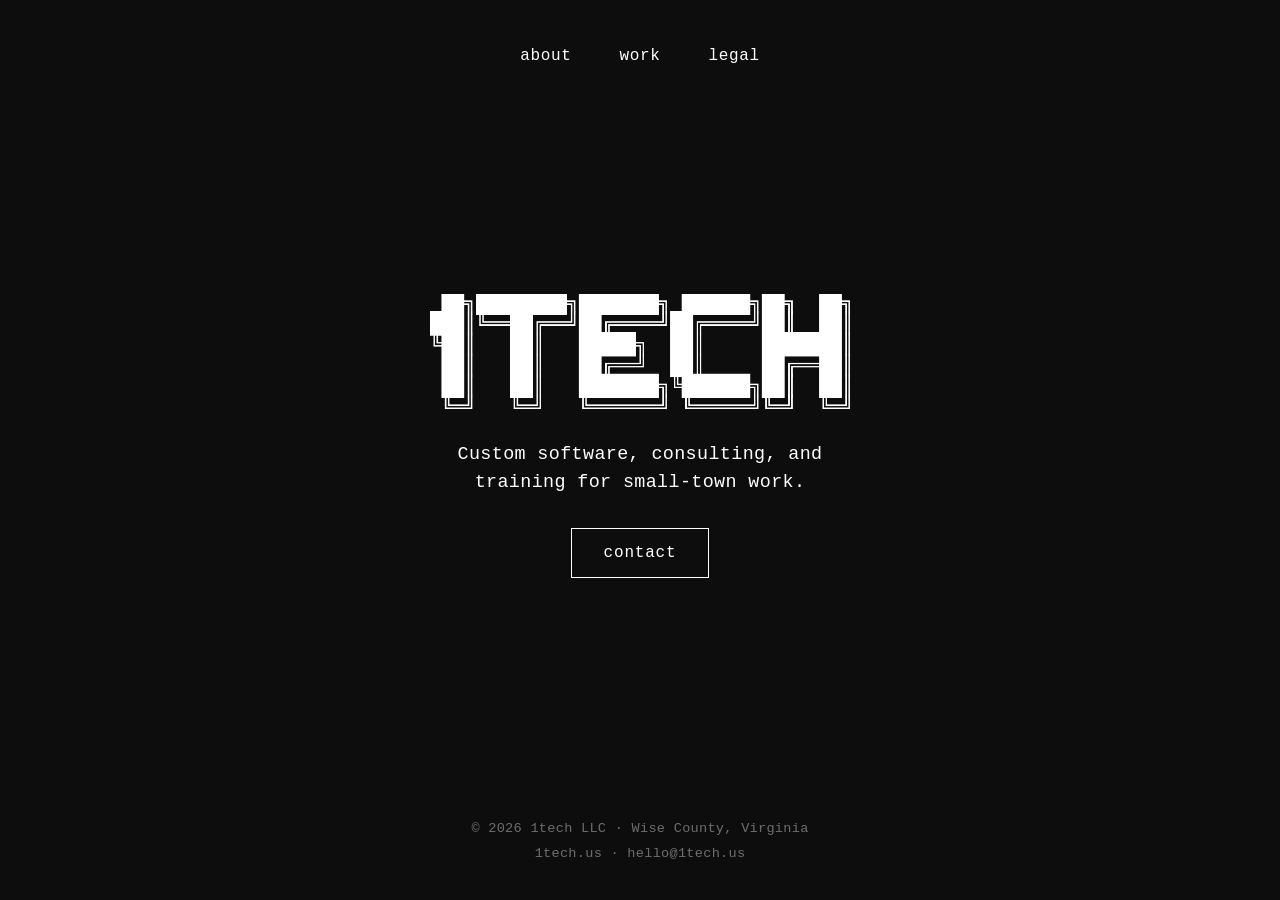
<file: index.html>
<!DOCTYPE html>
<html lang="en">
<head>
  <meta charset="utf-8">
  <meta name="viewport" content="width=device-width, initial-scale=1">
  <title>1tech — Custom software, consulting, and training for small-town work</title>
  <link rel="stylesheet" href="style.css">
</head>
<body>

  <nav class="site-nav" aria-label="primary">
    <a href="about.html">about</a>
    <a href="work.html">work</a>
    <a href="legal/">legal</a>
  </nav>

  <main class="hero">
    <div class="wordmark-group">
      <a class="wordmark-home" href="./" aria-label="home">
<img class="wordmark" src="wordmark.png" alt="1tech" width="1615" height="442">
      </a>
      <p class="tagline">Custom software, consulting, and training for small-town work.</p>
    </div>

    <a class="cta" href="contact.html">contact</a>
  </main>

  <footer class="site-footer">
    <p>&copy; 2026 1tech LLC &middot; Wise County, Virginia</p>
    <p>1tech.us &middot; hello@1tech.us</p>
  </footer>

</body>
</html>
</file>
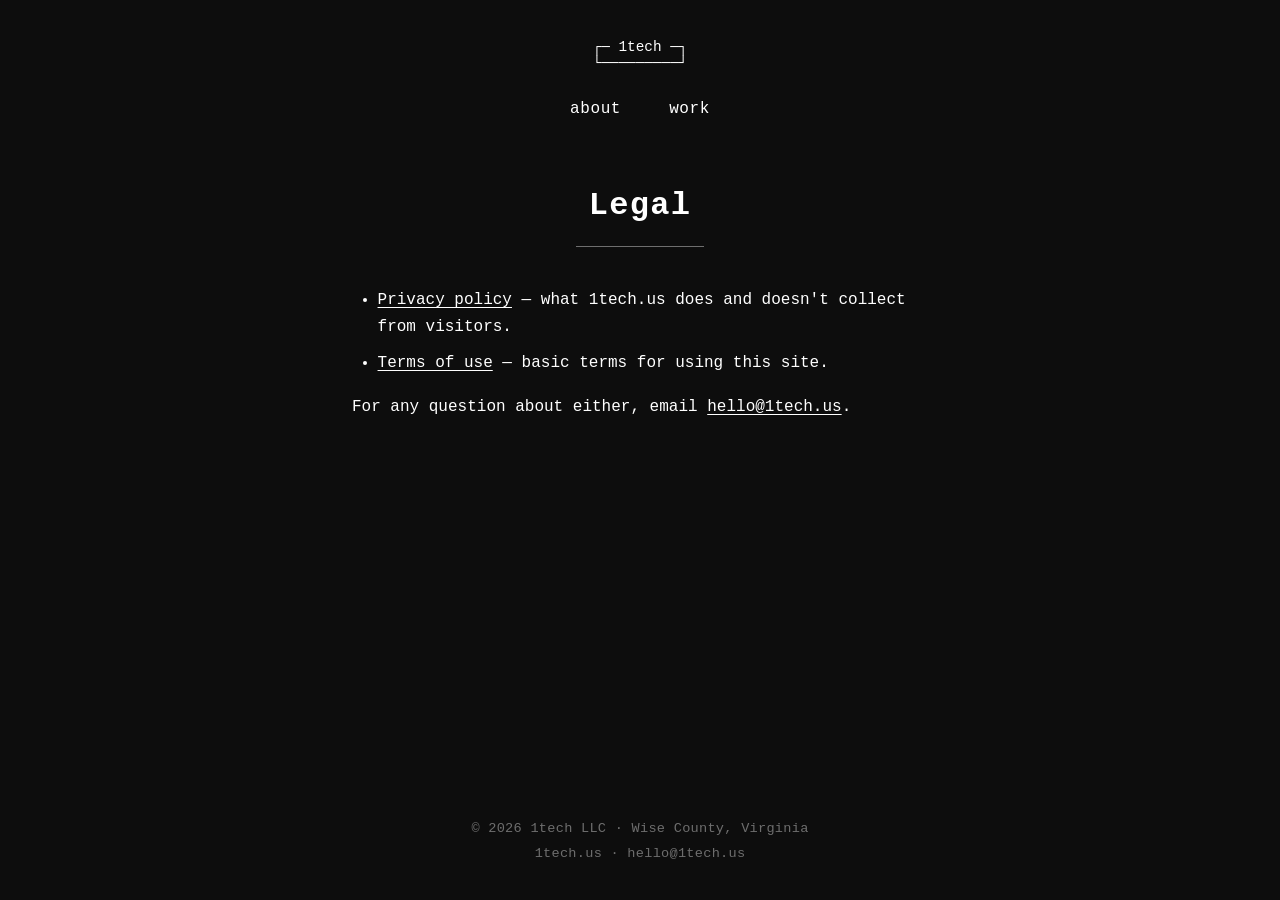
<file: legal/index.html>
<!DOCTYPE html>
<html lang="en">
<head>
  <meta charset="utf-8">
  <meta name="viewport" content="width=device-width, initial-scale=1">
  <title>Legal — 1tech</title>
  <link rel="stylesheet" href="../style.css">
</head>
<body class="subpage">

  <header class="subpage-header">
    <a class="brand-mark" href="../index.html" aria-label="home"><pre>┌─ 1tech ─┐
└─────────┘</pre></a>

    <nav class="site-nav" aria-label="primary">
      <a href="../about.html">about</a>
      <a href="../work.html">work</a>
    </nav>
  </header>

  <main class="prose">
    <h1 class="page-title">Legal</h1>
    <hr class="page-title-rule">

    <ul>
      <li><a href="privacy.html">Privacy policy</a> &mdash; what 1tech.us does and doesn't collect from visitors.</li>
      <li><a href="terms.html">Terms of use</a> &mdash; basic terms for using this site.</li>
    </ul>

    <p>For any question about either, email <a href="mailto:hello@1tech.us">hello@1tech.us</a>.</p>
  </main>

  <footer class="site-footer">
    <p>&copy; 2026 1tech LLC &middot; Wise County, Virginia</p>
    <p>1tech.us &middot; hello@1tech.us</p>
  </footer>

</body>
</html>
</file>
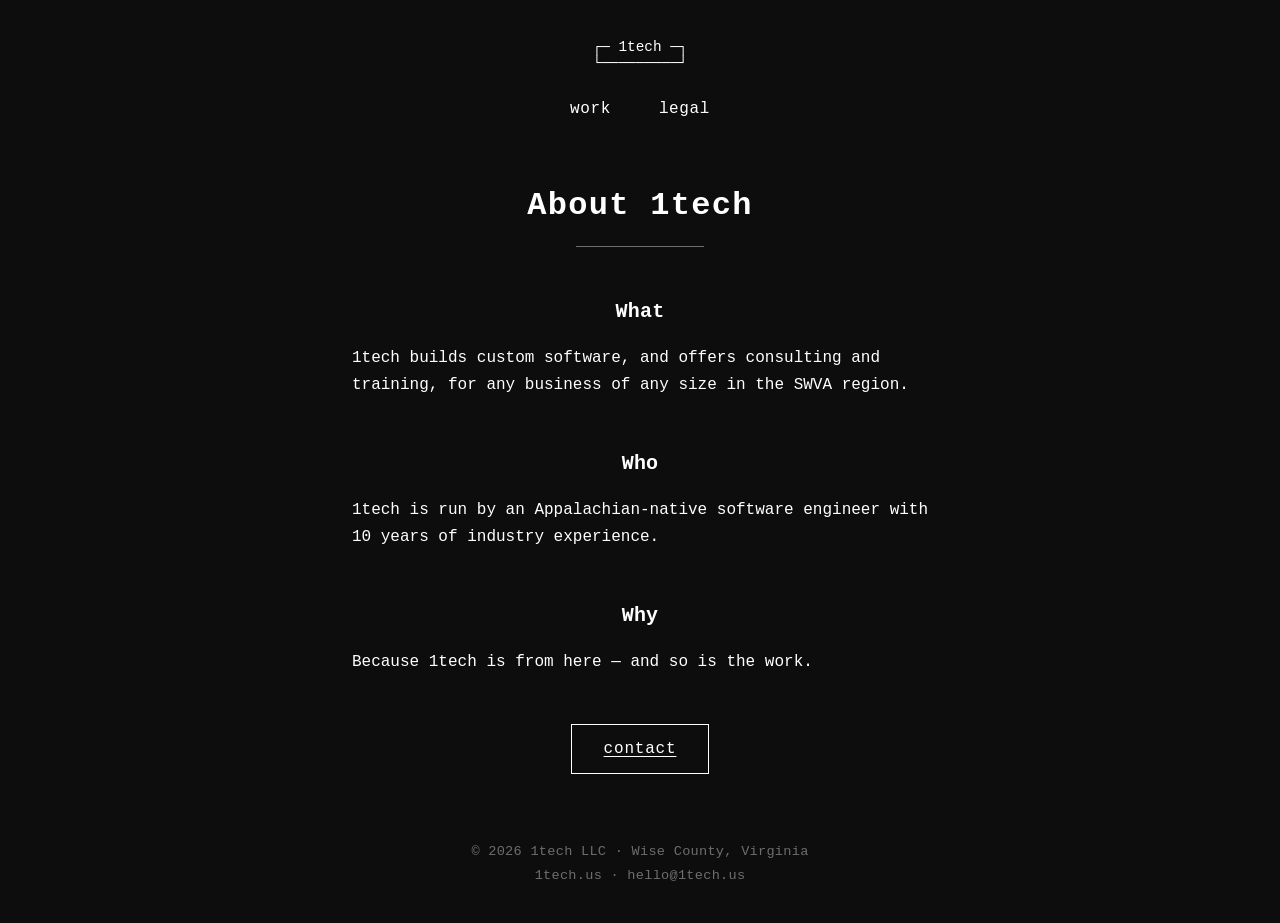
<file: about.html>
<!DOCTYPE html>
<html lang="en">
<head>
  <meta charset="utf-8">
  <meta name="viewport" content="width=device-width, initial-scale=1">
  <title>About — 1tech</title>
  <link rel="stylesheet" href="style.css">
</head>
<body class="subpage">

  <header class="subpage-header">
    <a class="brand-mark" href="index.html" aria-label="home"><pre>┌─ 1tech ─┐
└─────────┘</pre></a>

    <nav class="site-nav" aria-label="primary">
      <a href="work.html">work</a>
      <a href="legal/">legal</a>
    </nav>
  </header>

  <main class="prose">
    <h1 class="page-title">About 1tech</h1>
    <hr class="page-title-rule">

    <h2>What</h2>
    <p>1tech builds custom software, and offers consulting and training, for any business of any size in the SWVA region.</p>

    <h2>Who</h2>
    <p>1tech is run by an Appalachian-native software engineer with 10 years of industry experience.</p>

    <h2>Why</h2>
    <p>Because 1tech is from here &mdash; and so is the work.</p>

    <div class="cta-row">
      <a class="cta" href="contact.html">contact</a>
    </div>
  </main>

  <footer class="site-footer">
    <p>&copy; 2026 1tech LLC &middot; Wise County, Virginia</p>
    <p>1tech.us &middot; hello@1tech.us</p>
  </footer>

</body>
</html>
</file>
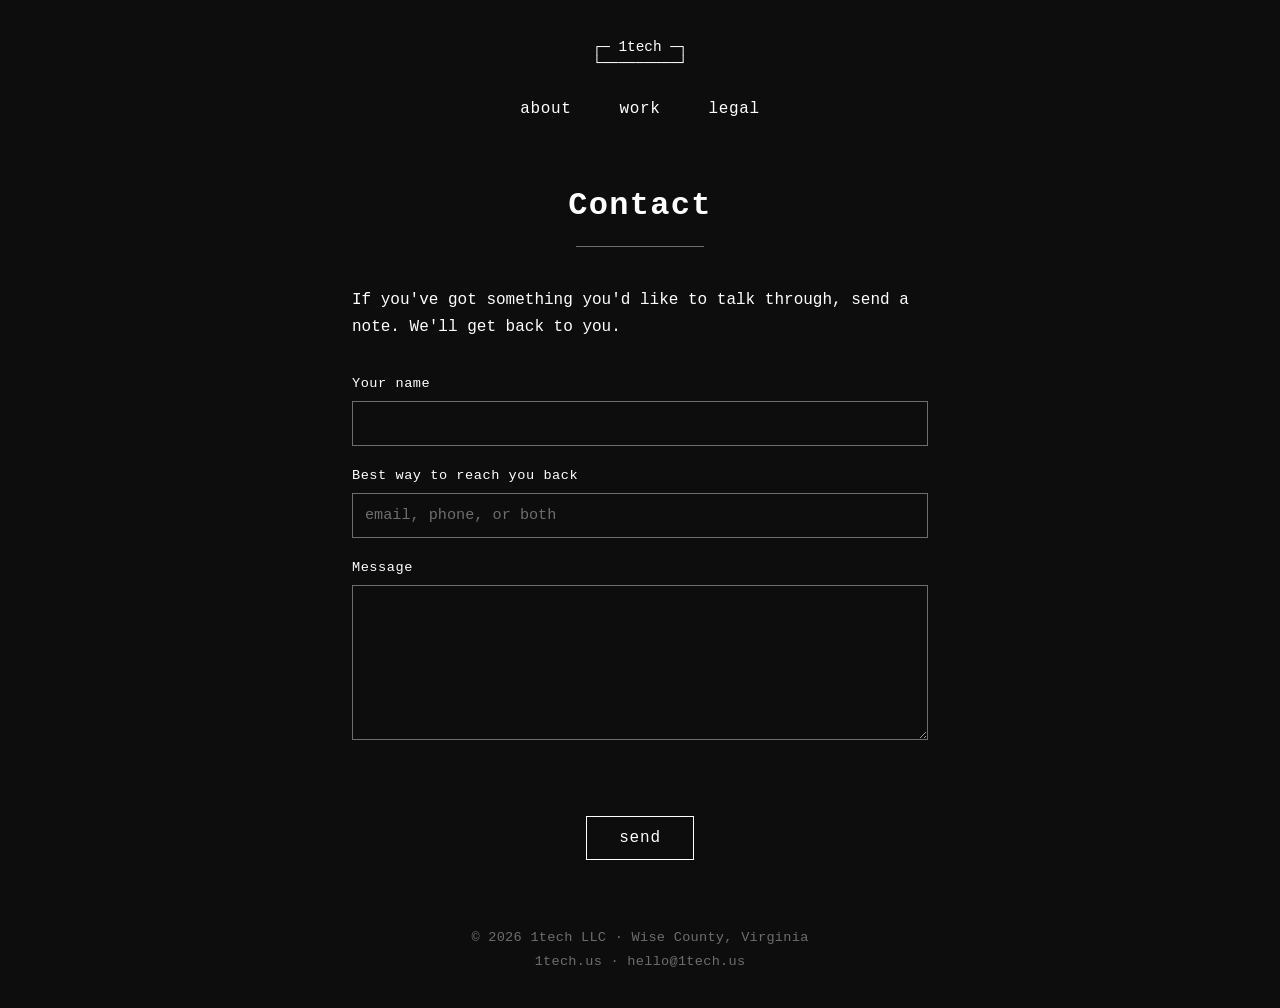
<file: contact.html>
<!DOCTYPE html>
<html lang="en">
<head>
  <meta charset="utf-8">
  <meta name="viewport" content="width=device-width, initial-scale=1">
  <title>Contact — 1tech</title>
  <link rel="stylesheet" href="style.css">
</head>
<body class="subpage">

  <header class="subpage-header">
    <a class="brand-mark" href="index.html" aria-label="home"><pre>┌─ 1tech ─┐
└─────────┘</pre></a>

    <nav class="site-nav" aria-label="primary">
      <a href="about.html">about</a>
      <a href="work.html">work</a>
      <a href="legal/">legal</a>
    </nav>
  </header>

  <main class="prose">
    <h1 class="page-title">Contact</h1>
    <hr class="page-title-rule">

    <p>If you've got something you'd like to talk through, send a note. We'll get back to you.</p>

    <form class="contact-form" action="https://api.web3forms.com/submit" method="POST">
      <input type="hidden" name="access_key" value="1a310f8d-76e4-46d2-8e00-7b34d18643bc">
      <input type="hidden" name="subject" value="New 1tech contact form submission">
      <input type="hidden" name="redirect" value="https://1tech.us/thanks.html">
      <input type="checkbox" name="botcheck" class="honeypot" tabindex="-1" autocomplete="off">

      <div>
        <label for="name">Your name</label>
        <input id="name" type="text" name="name" required autocomplete="name">
      </div>

      <div>
        <label for="reach">Best way to reach you back</label>
        <input id="reach" type="text" name="reach" placeholder="email, phone, or both" required>
      </div>

      <div>
        <label for="message">Message</label>
        <textarea id="message" name="message" rows="6" required></textarea>
      </div>

      <div class="cta-row">
        <button type="submit" class="cta">send</button>
      </div>
    </form>
  </main>

  <footer class="site-footer">
    <p>&copy; 2026 1tech LLC &middot; Wise County, Virginia</p>
    <p>1tech.us &middot; hello@1tech.us</p>
  </footer>

</body>
</html>
</file>
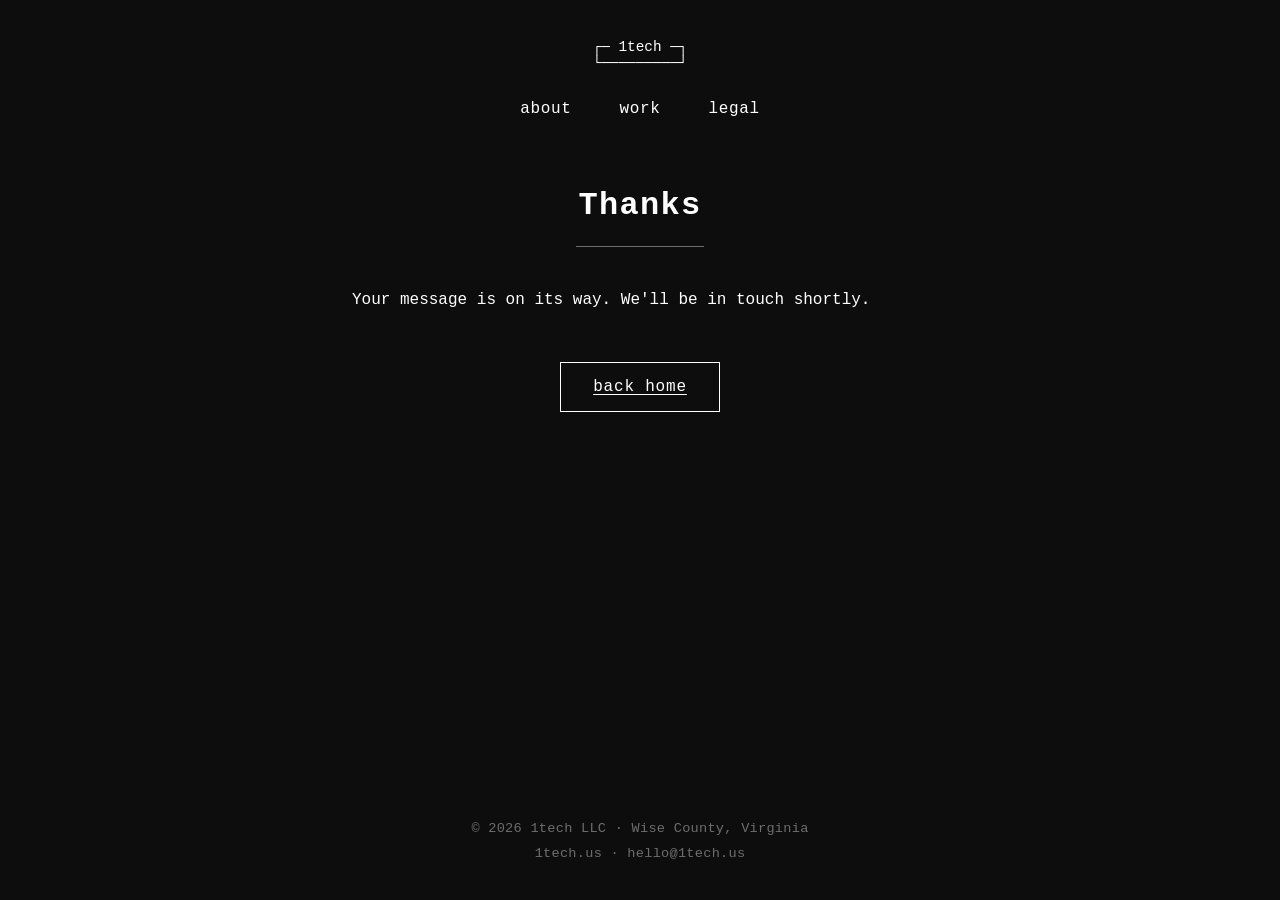
<file: thanks.html>
<!DOCTYPE html>
<html lang="en">
<head>
  <meta charset="utf-8">
  <meta name="viewport" content="width=device-width, initial-scale=1">
  <title>Thanks — 1tech</title>
  <link rel="stylesheet" href="style.css">
</head>
<body class="subpage">

  <header class="subpage-header">
    <a class="brand-mark" href="index.html" aria-label="home"><pre>┌─ 1tech ─┐
└─────────┘</pre></a>

    <nav class="site-nav" aria-label="primary">
      <a href="about.html">about</a>
      <a href="work.html">work</a>
      <a href="legal/">legal</a>
    </nav>
  </header>

  <main class="prose">
    <h1 class="page-title">Thanks</h1>
    <hr class="page-title-rule">

    <p>Your message is on its way. We'll be in touch shortly.</p>

    <div class="cta-row">
      <a class="cta" href="index.html">back home</a>
    </div>
  </main>

  <footer class="site-footer">
    <p>&copy; 2026 1tech LLC &middot; Wise County, Virginia</p>
    <p>1tech.us &middot; hello@1tech.us</p>
  </footer>

</body>
</html>
</file>
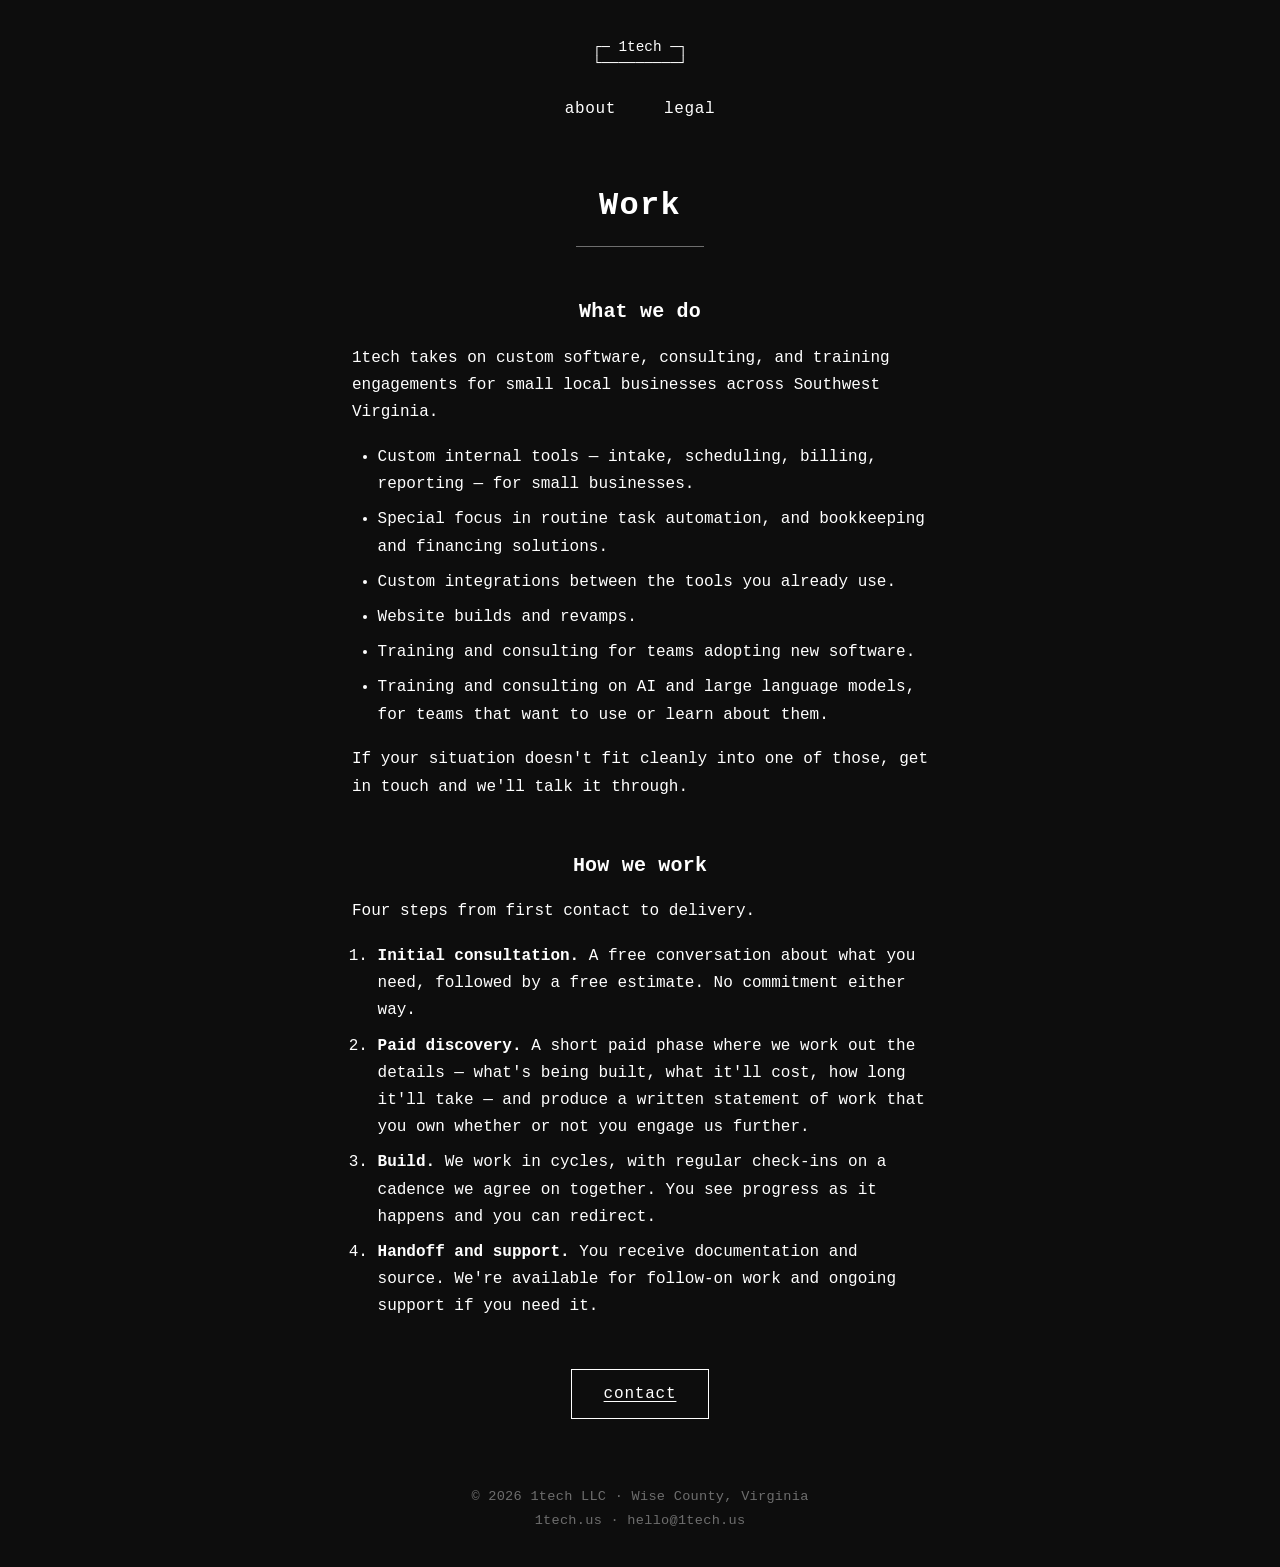
<file: work.html>
<!DOCTYPE html>
<html lang="en">
<head>
  <meta charset="utf-8">
  <meta name="viewport" content="width=device-width, initial-scale=1">
  <title>Work — 1tech</title>
  <link rel="stylesheet" href="style.css">
</head>
<body class="subpage">

  <header class="subpage-header">
    <a class="brand-mark" href="index.html" aria-label="home"><pre>┌─ 1tech ─┐
└─────────┘</pre></a>

    <nav class="site-nav" aria-label="primary">
      <a href="about.html">about</a>
      <a href="legal/">legal</a>
    </nav>
  </header>

  <main class="prose">
    <h1 class="page-title">Work</h1>
    <hr class="page-title-rule">

    <h2>What we do</h2>
    <p>1tech takes on custom software, consulting, and training engagements for small local businesses across Southwest Virginia.</p>
    <ul>
      <li>Custom internal tools &mdash; intake, scheduling, billing, reporting &mdash; for small businesses.</li>
      <li>Special focus in routine task automation, and bookkeeping and financing solutions.</li>
      <li>Custom integrations between the tools you already use.</li>
      <li>Website builds and revamps.</li>
      <li>Training and consulting for teams adopting new software.</li>
      <li>Training and consulting on AI and large language models, for teams that want to use or learn about them.</li>
    </ul>
    <p>If your situation doesn't fit cleanly into one of those, get in touch and we'll talk it through.</p>

    <h2>How we work</h2>
    <p>Four steps from first contact to delivery.</p>
    <ol>
      <li><strong>Initial consultation.</strong> A free conversation about what you need, followed by a free estimate. No commitment either way.</li>
      <li><strong>Paid discovery.</strong> A short paid phase where we work out the details &mdash; what's being built, what it'll cost, how long it'll take &mdash; and produce a written statement of work that you own whether or not you engage us further.</li>
      <li><strong>Build.</strong> We work in cycles, with regular check-ins on a cadence we agree on together. You see progress as it happens and you can redirect.</li>
      <li><strong>Handoff and support.</strong> You receive documentation and source. We're available for follow-on work and ongoing support if you need it.</li>
    </ol>

    <div class="cta-row">
      <a class="cta" href="contact.html">contact</a>
    </div>
  </main>

  <footer class="site-footer">
    <p>&copy; 2026 1tech LLC &middot; Wise County, Virginia</p>
    <p>1tech.us &middot; hello@1tech.us</p>
  </footer>

</body>
</html>
</file>
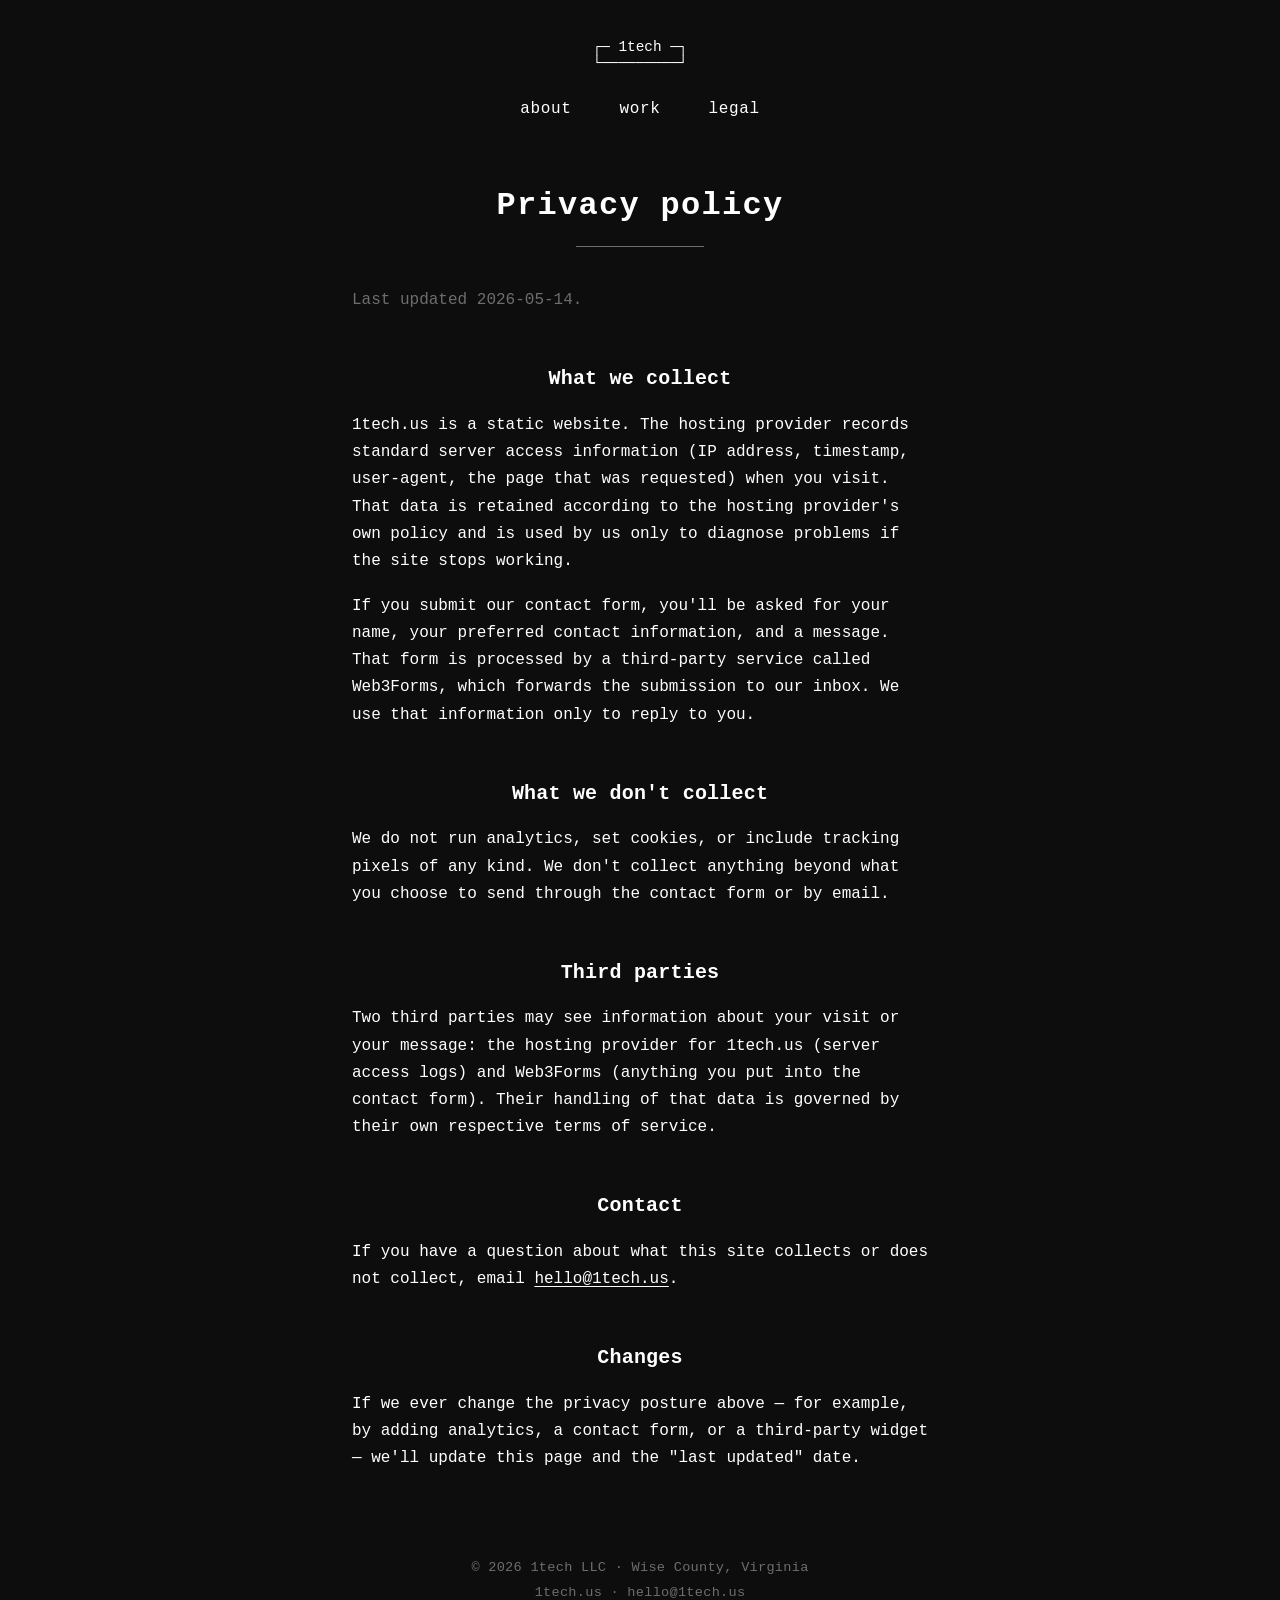
<file: legal/privacy.html>
<!DOCTYPE html>
<html lang="en">
<head>
  <meta charset="utf-8">
  <meta name="viewport" content="width=device-width, initial-scale=1">
  <title>Privacy policy — 1tech</title>
  <link rel="stylesheet" href="../style.css">
</head>
<body class="subpage">

  <header class="subpage-header">
    <a class="brand-mark" href="../index.html" aria-label="home"><pre>┌─ 1tech ─┐
└─────────┘</pre></a>

    <nav class="site-nav" aria-label="primary">
      <a href="../about.html">about</a>
      <a href="../work.html">work</a>
      <a href="index.html">legal</a>
    </nav>
  </header>

  <main class="prose">
    <h1 class="page-title">Privacy policy</h1>
    <hr class="page-title-rule">

    <p><em>Last updated 2026-05-14.</em></p>

    <h2>What we collect</h2>
    <p>1tech.us is a static website. The hosting provider records standard server access information (IP address, timestamp, user-agent, the page that was requested) when you visit. That data is retained according to the hosting provider's own policy and is used by us only to diagnose problems if the site stops working.</p>
    <p>If you submit our contact form, you'll be asked for your name, your preferred contact information, and a message. That form is processed by a third-party service called Web3Forms, which forwards the submission to our inbox. We use that information only to reply to you.</p>

    <h2>What we don't collect</h2>
    <p>We do not run analytics, set cookies, or include tracking pixels of any kind. We don't collect anything beyond what you choose to send through the contact form or by email.</p>

    <h2>Third parties</h2>
    <p>Two third parties may see information about your visit or your message: the hosting provider for 1tech.us (server access logs) and Web3Forms (anything you put into the contact form). Their handling of that data is governed by their own respective terms of service.</p>

    <h2>Contact</h2>
    <p>If you have a question about what this site collects or does not collect, email <a href="mailto:hello@1tech.us">hello@1tech.us</a>.</p>

    <h2>Changes</h2>
    <p>If we ever change the privacy posture above &mdash; for example, by adding analytics, a contact form, or a third-party widget &mdash; we'll update this page and the "last updated" date.</p>
  </main>

  <footer class="site-footer">
    <p>&copy; 2026 1tech LLC &middot; Wise County, Virginia</p>
    <p>1tech.us &middot; hello@1tech.us</p>
  </footer>

</body>
</html>
</file>
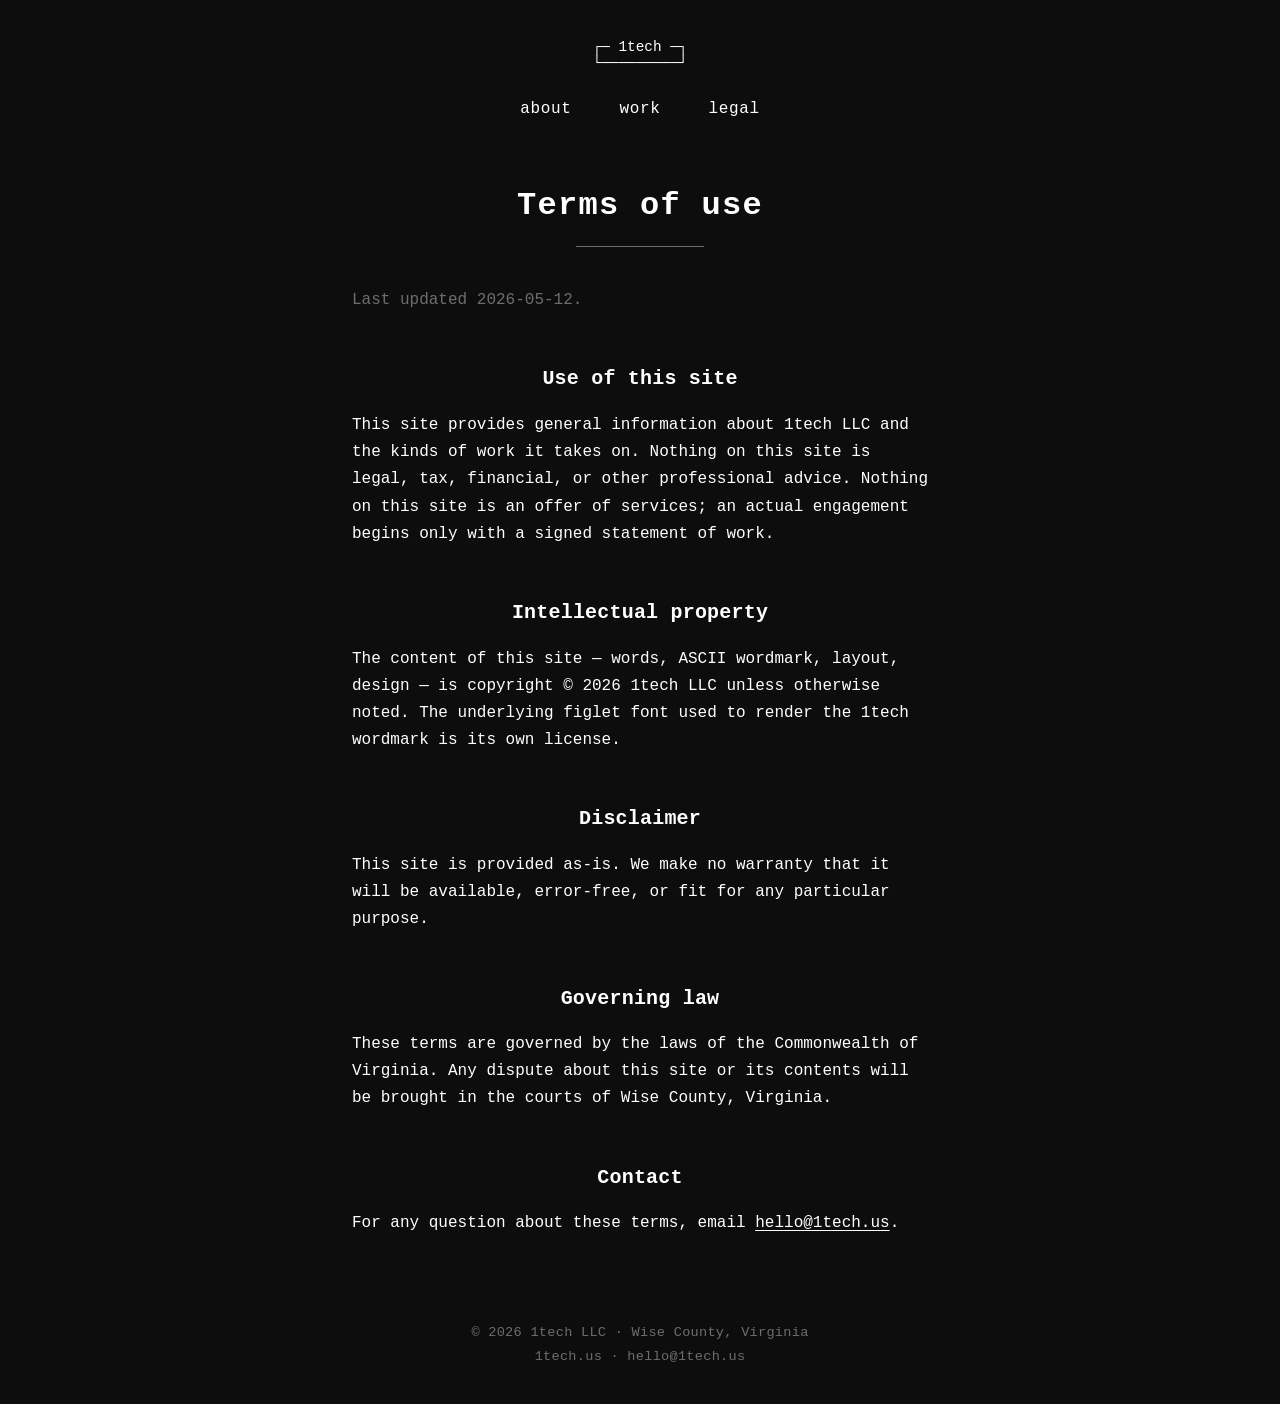
<file: legal/terms.html>
<!DOCTYPE html>
<html lang="en">
<head>
  <meta charset="utf-8">
  <meta name="viewport" content="width=device-width, initial-scale=1">
  <title>Terms of use — 1tech</title>
  <link rel="stylesheet" href="../style.css">
</head>
<body class="subpage">

  <header class="subpage-header">
    <a class="brand-mark" href="../index.html" aria-label="home"><pre>┌─ 1tech ─┐
└─────────┘</pre></a>

    <nav class="site-nav" aria-label="primary">
      <a href="../about.html">about</a>
      <a href="../work.html">work</a>
      <a href="index.html">legal</a>
    </nav>
  </header>

  <main class="prose">
    <h1 class="page-title">Terms of use</h1>
    <hr class="page-title-rule">

    <p><em>Last updated 2026-05-12.</em></p>

    <h2>Use of this site</h2>
    <p>This site provides general information about 1tech LLC and the kinds of work it takes on. Nothing on this site is legal, tax, financial, or other professional advice. Nothing on this site is an offer of services; an actual engagement begins only with a signed statement of work.</p>

    <h2>Intellectual property</h2>
    <p>The content of this site &mdash; words, ASCII wordmark, layout, design &mdash; is copyright &copy; 2026 1tech LLC unless otherwise noted. The underlying figlet font used to render the 1tech wordmark is its own license.</p>

    <h2>Disclaimer</h2>
    <p>This site is provided as-is. We make no warranty that it will be available, error-free, or fit for any particular purpose.</p>

    <h2>Governing law</h2>
    <p>These terms are governed by the laws of the Commonwealth of Virginia. Any dispute about this site or its contents will be brought in the courts of Wise County, Virginia.</p>

    <h2>Contact</h2>
    <p>For any question about these terms, email <a href="mailto:hello@1tech.us">hello@1tech.us</a>.</p>
  </main>

  <footer class="site-footer">
    <p>&copy; 2026 1tech LLC &middot; Wise County, Virginia</p>
    <p>1tech.us &middot; hello@1tech.us</p>
  </footer>

</body>
</html>
</file>
<file: style.css>
/* ─── palette ─────────────────────────────────────────────────────────────
   Swap the four colour values below to try different palettes.
     white (current) : --fg #ffffff  --accent #cccccc  --muted-rgb 255,255,255  --glow transparent
     amber           : --fg #ffb000  --accent #ffd060  --muted-rgb 255,176,0    --glow rgba(255,176,0,.35)
     phosphor green  : --fg #33ff66  --accent #88ff88  --muted-rgb 51,255,102   --glow rgba(51,255,102,.30)
     desaturated cyan: --fg #88c8d8  --accent #b8e8f0  --muted-rgb 136,200,216  --glow rgba(136,200,216,.30)
   Background stays #0d0d0d in every palette unless we decide to flip light/dark.
   ──────────────────────────────────────────────────────────────────────── */
:root {
  --bg:        #0d0d0d;
  --fg:        #ffffff;
  --accent:    #cccccc;
  --muted-rgb: 255, 255, 255;
  --muted:     rgba(var(--muted-rgb), 0.4);
  --glow:      transparent;

  --mono: ui-monospace, "Cascadia Mono", "JetBrains Mono",
          "Consolas", "Menlo", "Courier New", monospace;
  --sans: -apple-system, BlinkMacSystemFont, "Segoe UI", Roboto,
          "Helvetica Neue", Arial, sans-serif;
}

* { box-sizing: border-box; }

html, body {
  margin: 0;
  padding: 0;
  background: var(--bg);
  color: var(--fg);
  font-family: var(--mono);
  min-height: 100vh;
}

body {
  display: flex;
  flex-direction: column;
  align-items: center;
  justify-content: space-between;
  padding: 2rem 1rem;
  text-align: center;
  line-height: 1.5;
}

/* ─── top nav ─── */
.site-nav {
  display: flex;
  gap: 2.5rem;
  justify-content: center;
  padding: 0.5rem 0 1rem;
  width: 100%;
  letter-spacing: 0.04em;
}
.site-nav a {
  color: var(--fg);
  text-decoration: none;
  font-size: 1rem;
  padding: 0.25rem 0.25rem;
  border-bottom: 1px solid transparent;
}
.site-nav a:hover,
.site-nav a:focus-visible {
  color: var(--accent);
  border-bottom-color: var(--accent);
  outline: none;
}

/* ─── hero ─── */
.hero {
  flex: 1;
  display: flex;
  flex-direction: column;
  align-items: center;
  justify-content: center;
  gap: 2rem;
  max-width: 720px;
  width: 100%;
}

/* Wordmark + tagline stacked, both centered. The tagline's max-width
   roughly matches the wordmark image's ceiling so it wraps the same way
   the old <pre>-driven layout did. */
.wordmark-group {
  display: flex;
  flex-direction: column;
  align-items: center;
  gap: 2rem;
  width: 100%;
}

.wordmark {
  display: block;
  width: clamp(240px, 80vw, 420px);
  max-width: 100%;
  height: auto;
  margin: 0;
  /* CRT-style glow preserved via filter; --glow is transparent by default */
  filter: drop-shadow(0 0 6px var(--glow));
}

.tagline {
  font-size: 1.15rem;
  margin: 0;
  letter-spacing: 0.02em;
  max-width: 420px;     /* matches the wordmark image's clamp() ceiling */
  width: 100%;
  text-align: center;
}

.cta {
  display: inline-block;
  padding: 0.75rem 2rem;
  color: var(--fg);
  text-decoration: none;
  border: 1px solid var(--fg);
  font-family: var(--mono);
  font-size: 1rem;
  letter-spacing: 0.05em;
  background: transparent;
  transition: background-color 0.15s, color 0.15s;
}
.cta:hover,
.cta:focus-visible {
  background: var(--fg);
  color: var(--bg);
  outline: none;
}

/* ─── footer ─── */
.site-footer {
  font-size: 0.85rem;
  color: var(--muted);
  margin-top: 2rem;
  width: 100%;
  letter-spacing: 0.02em;
}
.site-footer p { margin: 0.25rem 0; }

/* ─── home-page wordmark home-link wrap ─── */
.wordmark-home {
  display: block;
  color: inherit;
  text-decoration: none;
}

/* ─── subpage chrome ─── */
.subpage-header {
  display: flex;
  flex-direction: column;
  align-items: center;
  gap: 0.85rem;
  padding: 0.5rem 0 1.5rem;
  width: 100%;
}

.brand-mark {
  display: inline-block;
  color: inherit;
  text-decoration: none;
  transition: color 0.15s;
}
.brand-mark pre {
  margin: 0;
  font-family: var(--mono);
  font-size: 0.9rem;
  line-height: 1.1;
  white-space: pre;
}
.brand-mark:hover,
.brand-mark:focus-visible {
  color: var(--accent);
  outline: none;
}

main.prose {
  flex: 1;
  width: 100%;
  max-width: 60ch;
  text-align: left;
  align-self: center;
  padding: 1rem 0 2rem;
  font-family: var(--mono);
}
.prose .page-title {
  font-family: var(--mono);
  font-size: 2rem;
  font-weight: 600;
  margin: 0;
  text-align: center;
  letter-spacing: 0.04em;
}
.prose .page-title-rule {
  border: none;
  border-top: 1px solid var(--muted);
  width: 8rem;
  margin: 1rem auto 2.5rem;
}
.prose h2 {
  font-size: 1.25rem;
  font-weight: 600;
  margin: 2.5em 0 0.5em;
  letter-spacing: 0.01em;
  text-align: center;
}
.prose p {
  margin: 1.1em 0;
  line-height: 1.7;
}
.prose ul, .prose ol {
  margin: 1.1em 0;
  padding-left: 1.6em;
  line-height: 1.7;
}
.prose li { margin: 0.5em 0; }
.prose a {
  color: var(--fg);
  text-decoration: underline;
  text-underline-offset: 0.2em;
}
.prose a:hover,
.prose a:focus-visible {
  color: var(--accent);
  outline: none;
}
.prose em { color: var(--muted); font-style: normal; }
.cta-row {
  text-align: center;
  margin-top: 3em;
}

/* ─── contact form ─── */
.contact-form {
  margin: 2em 0 0;
  display: flex;
  flex-direction: column;
  gap: 1.25rem;
  width: 100%;
}
.contact-form label {
  display: block;
  font-family: var(--mono);
  font-size: 0.85rem;
  letter-spacing: 0.04em;
  margin-bottom: 0.5em;
  color: var(--fg);
}
.contact-form input[type="text"],
.contact-form textarea {
  width: 100%;
  background: transparent;
  color: var(--fg);
  border: 1px solid var(--muted);
  padding: 0.65rem 0.75rem;
  font-family: var(--mono);
  font-size: 0.95rem;
  line-height: 1.45;
  border-radius: 0;
}
.contact-form input[type="text"]::placeholder,
.contact-form textarea::placeholder {
  color: var(--muted);
}
.contact-form input[type="text"]:focus,
.contact-form textarea:focus {
  outline: none;
  border-color: var(--fg);
}
.contact-form textarea {
  resize: vertical;
  min-height: 8em;
}
.contact-form .honeypot {
  display: none;
}
.contact-form button.cta {
  cursor: pointer;
}

/* ─── small screens ─── */
@media (max-width: 600px) {
  .site-nav { gap: 1.25rem; }
  main.prose { padding: 0.5rem 0 1.5rem; }

  .brand-mark pre { display: none; }
  .brand-mark {
    display: inline-block;
    border: 1px solid var(--fg);
    padding: 0.3rem 0.85rem;
    font-family: var(--mono);
    font-size: 0.95rem;
    line-height: 1.2;
  }
  .brand-mark::before { content: "1tech"; }

  .hero { gap: 1.25rem; }
  .site-footer {
    margin-top: 1rem;
    font-size: 0.75rem;
  }
  .site-footer p { margin: 0.15rem 0; }
}
</file>
